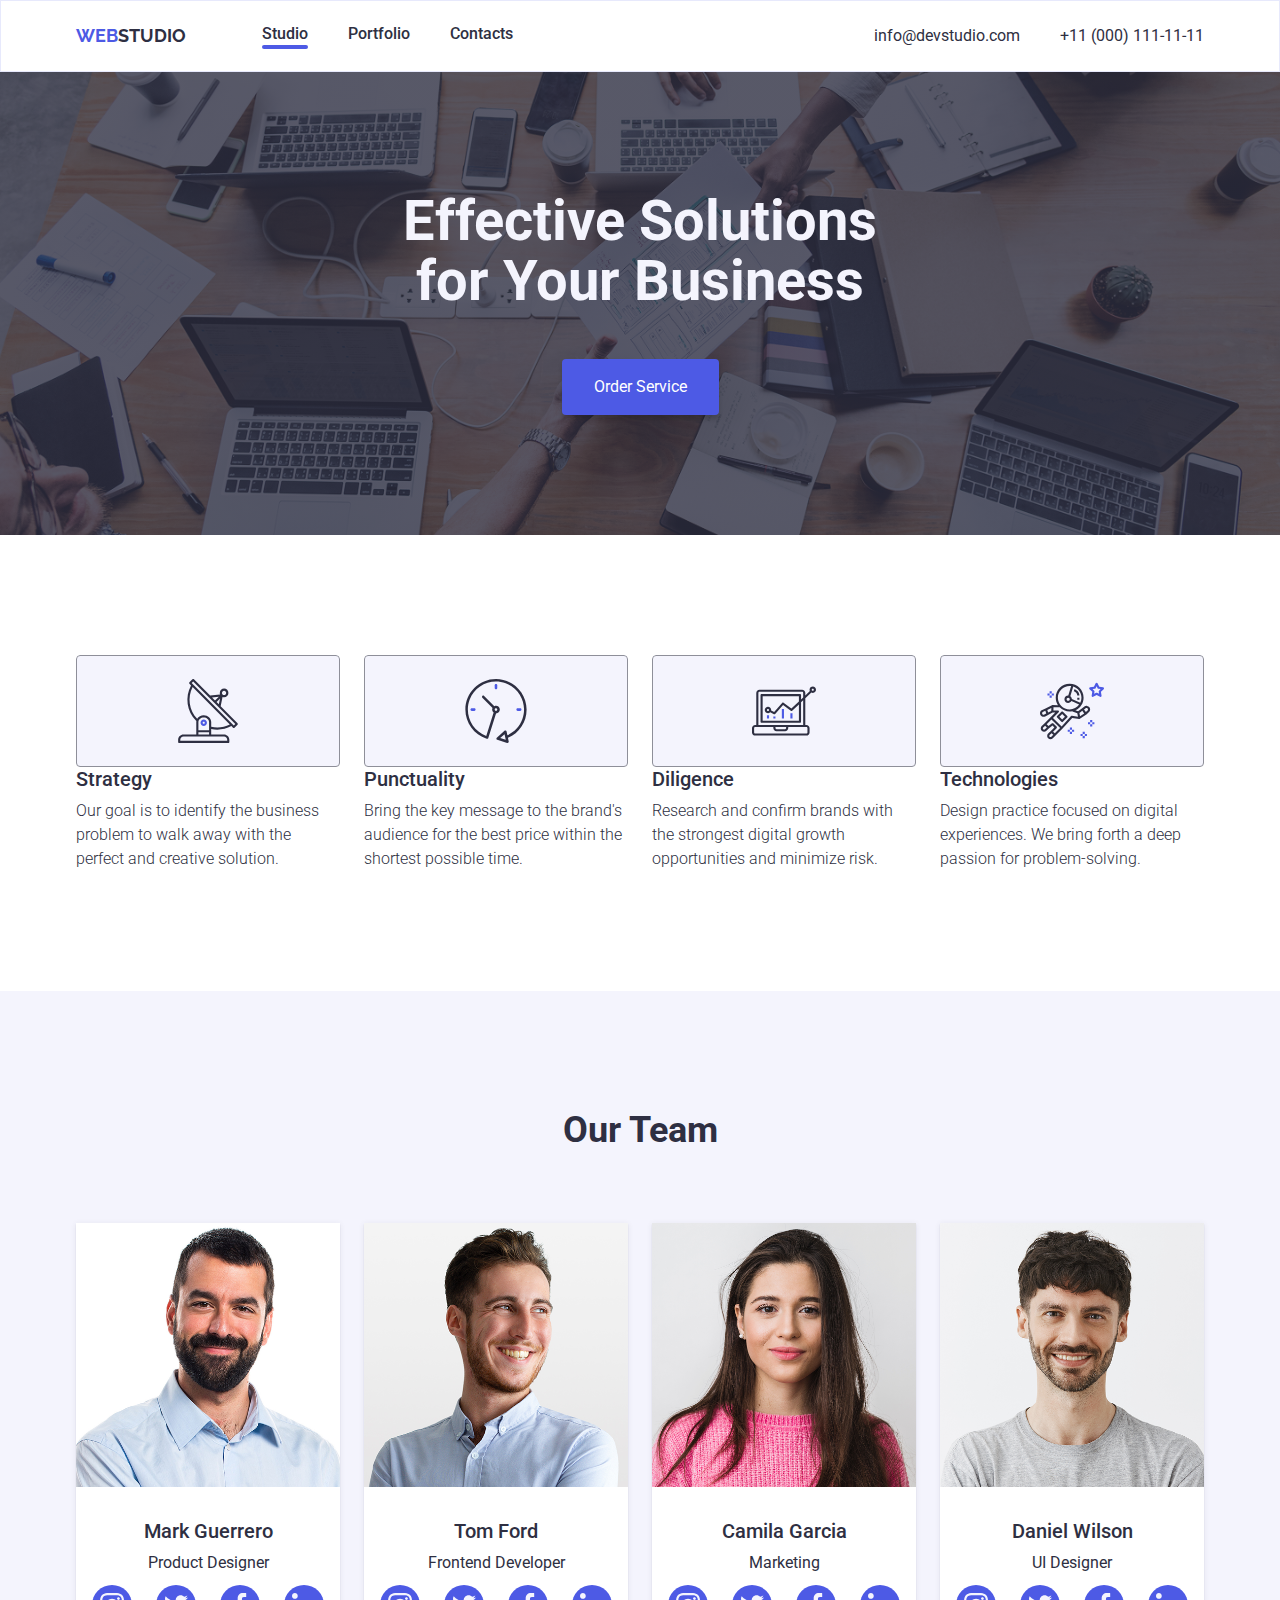
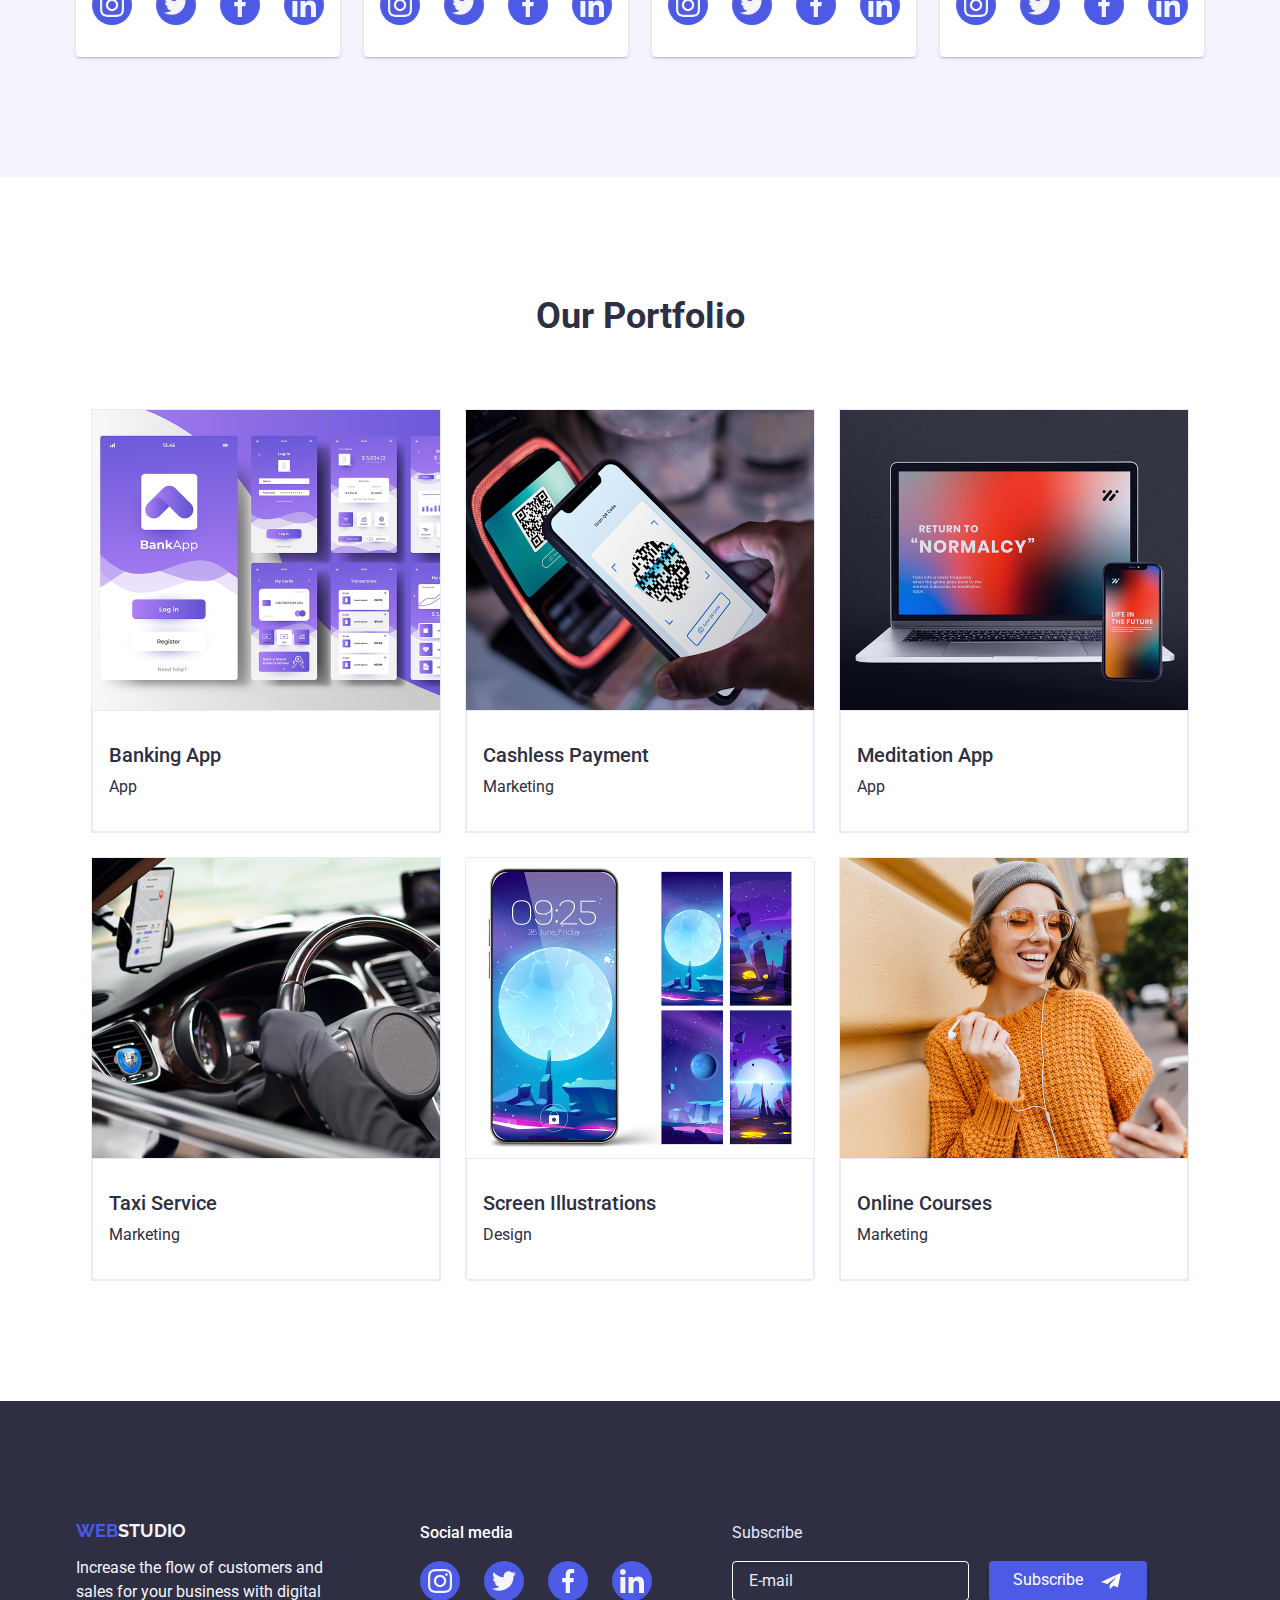
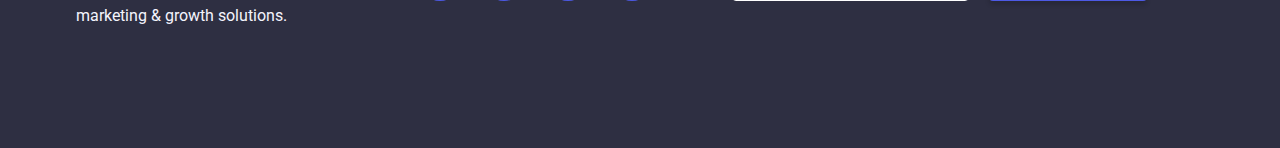
<file: index.html>
<!DOCTYPE html>
<html lang="en">
  <head>
    <meta charset="UTF-8" />
    <meta name="viewport" content="width=device-width, initial-scale=1.0" />
    <link rel="preconnect" href="https://fonts.googleapis.com" />
    <link rel="preconnect" href="https://fonts.gstatic.com" crossorigin />
    <link
      href="https://fonts.googleapis.com/css2?family=Raleway:wght@700&family=Roboto:wght@400;500;700&display=swap"
      rel="stylesheet"
    />
    <title>WebStudio</title>
    <link
      rel="stylesheet"
      href="https://cdn.jsdelivr.net/npm/modern-normalize@1.1.0/modern-normalize.min.css"
    />
    <link rel="stylesheet" href="css/styles.css" />
  </head>
  <body>
    <!-- Header -->
    <header class="page-header">
      <div class="container">
        <nav>
          <a href="#" class="logo">
            <span class="web">WEB</span><span class="studio">STUDIO</span>
          </a>
          <ul class="page-nav">
            <li><a href="#studio" class="active">Studio</a></li>
            <li><a href="#portfolio">Portfolio</a></li>
            <li><a href="#contacts">Contacts</a></li>
          </ul>
        </nav>
        <address>
          <ul class="page-mail">
            <li>
              <a href="mailto:info@devstudio.com">info@devstudio.com</a>
            </li>
            <li>
              <a href="tel:+110001111111">+11 (000) 111-11-11</a>
            </li>
          </ul>
        </address>
      </div>
    </header>

    <!-- Main content -->
    <main>
      <!-- Contact info -->

      <!-- Hero section -->
      <section class="hero" id="studio">
        <div class="container">
          <h1>
            Effective Solutions <br />
            for Your Business
          </h1>
          <button type="button">Order Service</button>
        </div>
      </section>

      <!-- Features section -->
      <section>
        <div class="container">
          <ul class="features">
            <li class="item">
              <div class="icons">
                <svg class="icon icon-antenna">
                  <use xlink:href="./images/symbol-defs.svg#icon-antenna"></use>
                </svg>
              </div>
              <h3>Strategy</h3>
              <p>
                Our goal is to identify the business problem to walk away with
                the perfect and creative solution.
              </p>
            </li>
            <li class="item">
              <div class="icons">
                <svg class="icon icon-clock">
                  <use xlink:href="./images/symbol-defs.svg#icon-clock"></use>
                </svg>
              </div>
              <h3>Punctuality</h3>
              <p>
                Bring the key message to the brand's audience for the best price
                within the shortest possible time.
              </p>
            </li>
            <li class="item">
              <div class="icons">
                <svg class="icon icon-diagram">
                  <use xlink:href="./images/symbol-defs.svg#icon-diagram"></use>
                </svg>
              </div>
              <h3>Diligence</h3>
              <p>
                Research and confirm brands with the strongest digital growth
                opportunities and minimize risk.
              </p>
            </li>
            <li class="item">
              <div class="icons">
                <svg class="icon icon-astronaut">
                  <use
                    xlink:href="./images/symbol-defs.svg#icon-astronaut"
                  ></use>
                </svg>
              </div>
              <h3>Technologies</h3>
              <p>
                Design practice focused on digital experiences. We bring forth a
                deep passion for problem-solving.
              </p>
            </li>
          </ul>
        </div>
      </section>

      <!-- Team section -->
      <section class="ourteam" id="team">
        <h2>Our Team</h2>
        <ul class="ourteam-list">
          <li class="item">
            <img
              src="images/img(1).png"
              alt="MarkGuerrero"
              width="264"
              height="264"
            />
            <div class="info">
              <h3>Mark Guerrero</h3>
              <p>Product Designer</p>
              <ul class="socials">
                <li class="socials-icon">
                  <svg class="icon icon-instagram">
                    <use
                      xlink:href="./images/symbol-defs.svg#icon-instagram"
                    ></use>
                  </svg>
                </li>
                <li class="socials-icon">
                  <svg class="icon icon-twitter">
                    <use
                      xlink:href="./images/symbol-defs.svg#icon-twitter"
                    ></use>
                  </svg>
                </li>
                <li class="socials-icon">
                  <svg class="icon icon-facebooksvg">
                    <use
                      xlink:href="./images/symbol-defs.svg#icon-facebooksvg"
                    ></use>
                  </svg>
                </li>
                <li class="socials-icon">
                  <svg class="icon icon-linkedin">
                    <use
                      xlink:href="./images/symbol-defs.svg#icon-linkedin"
                    ></use>
                  </svg>
                </li>
              </ul>
            </div>
          </li>

          <li class="item">
            <img
              src="images/img(2).png"
              alt="TomFord"
              width="264"
              height="264"
            />
            <div class="info">
              <h3>Tom Ford</h3>
              <p>Frontend Developer</p>
              <ul class="socials">
                <li class="socials-icon">
                  <svg class="icon icon-instagram">
                    <use
                      xlink:href="./images/symbol-defs.svg#icon-instagram"
                    ></use>
                  </svg>
                </li>
                <li class="socials-icon">
                  <svg class="icon icon-twitter">
                    <use
                      xlink:href="./images/symbol-defs.svg#icon-twitter"
                    ></use>
                  </svg>
                </li>
                <li class="socials-icon">
                  <svg class="icon icon-facebooksvg">
                    <use
                      xlink:href="./images/symbol-defs.svg#icon-facebooksvg"
                    ></use>
                  </svg>
                </li>
                <li class="socials-icon">
                  <svg class="icon icon-linkedin">
                    <use
                      xlink:href="./images/symbol-defs.svg#icon-linkedin"
                    ></use>
                  </svg>
                </li>
              </ul>
            </div>
          </li>
          <li class="item">
            <img
              src="images/img(3).png"
              alt="Camila Garcia"
              width="264"
              height="264"
            />
            <div class="info">
              <h3>Camila Garcia</h3>
              <p>Marketing</p>
              <ul class="socials">
                <li class="socials-icon">
                  <svg class="icon icon-instagram">
                    <use
                      xlink:href="./images/symbol-defs.svg#icon-instagram"
                    ></use>
                  </svg>
                </li>
                <li class="socials-icon">
                  <svg class="icon icon-twitter">
                    <use
                      xlink:href="./images/symbol-defs.svg#icon-twitter"
                    ></use>
                  </svg>
                </li>
                <li class="socials-icon">
                  <svg class="icon icon-facebooksvg">
                    <use
                      xlink:href="./images/symbol-defs.svg#icon-facebooksvg"
                    ></use>
                  </svg>
                </li>
                <li class="socials-icon">
                  <svg class="icon icon-linkedin">
                    <use
                      xlink:href="./images/symbol-defs.svg#icon-linkedin"
                    ></use>
                  </svg>
                </li>
              </ul>
            </div>
          </li>
          <li class="item">
            <img
              src="images/img(4).png"
              alt="Daniel Wilson"
              width="264"
              height="264"
            />
            <div class="info">
              <h3>Daniel Wilson</h3>
              <p>UI Designer</p>
              <ul class="socials">
                <li class="socials-icon">
                  <svg class="icon icon-instagram">
                    <use
                      xlink:href="./images/symbol-defs.svg#icon-instagram"
                    ></use>
                  </svg>
                </li>
                <li class="socials-icon">
                  <svg class="icon icon-twitter">
                    <use
                      xlink:href="./images/symbol-defs.svg#icon-twitter"
                    ></use>
                  </svg>
                </li>
                <li class="socials-icon">
                  <svg class="icon icon-facebooksvg">
                    <use
                      xlink:href="./images/symbol-defs.svg#icon-facebooksvg"
                    ></use>
                  </svg>
                </li>
                <li class="socials-icon">
                  <svg class="icon icon-linkedin">
                    <use
                      xlink:href="./images/symbol-defs.svg#icon-linkedin"
                    ></use>
                  </svg>
                </li>
              </ul>
            </div>
          </li>
        </ul>
      </section>
      <!--Portfolio section-->

      <section class="portfolio">
        <div class="container">
          <h2>Our Portfolio</h2>
          <ul class="portfolio-list">
            <li class="portfolio-item">
              <img
                src="images/jpg1.png"
                alt="Banking App"
                width="360"
                height="300"
              />
              <div class="portfolio-box">
                <h3>Banking App</h3>
                <p>App</p>
              </div>
            </li>
            <li class="portfolio-item">
              <div class="overlay-item">
                <img
                  src="images/jpg2.png"
                  alt="Cashless Payment"
                  width="360"
                  height="300"
                />
                <div class="overlay">
                  14 Stylish and User-Friendly App Design Concepts · Task
                  Manager App · Calorie Tracker App · Exotic Fruit Ecommerce App
                  · Cloud Storage App
                </div>
              </div>
              <div class="portfolio-box">
                <h3>Cashless Payment</h3>
                <p>Marketing</p>
              </div>
            </li>
            <li class="portfolio-item">
              <img
                src="images/jpg3.png"
                alt="Meditation App"
                width="360"
                height="300"
              />
              <div class="portfolio-box">
                <h3>Meditation App</h3>
                <p>App</p>
              </div>
            </li>
            <li class="portfolio-item">
              <img
                src="images/jpg4.png"
                alt="Taxi Service"
                width="360"
                height="300"
              />
              <div class="portfolio-box">
                <h3>Taxi Service</h3>
                <p>Marketing</p>
              </div>
            </li>
            <li class="item">
              <img
                src="images/jpg5.png"
                alt="Screen Illustrations"
                width="360"
                height="300"
              />
              <div class="portfolio-box">
                <h3>Screen Illustrations</h3>
                <p>Design</p>
              </div>
            </li>
            <li class="portfolio-item">
              <img
                src="images/jpg6.png"
                alt="Online Courses"
                width="360"
                height="300"
              />
              <div class="portfolio-box">
                <h3>Online Courses</h3>
                <p>Marketing</p>
              </div>
            </li>
          </ul>
        </div>
      </section>
    </main>

    <!-- Footer -->
    <footer class="footer" id="contacts">
      <div class="container">
        <!--sol kısım-->
        <div class="footer-info">
          <a href="#" class="logo">
            <span class="web">WEB</span><span class="studio">STUDIO</span>
          </a>
          <p class="footer-text">
            Increase the flow of customers and sales for your business with
            digital marketing & growth solutions.
          </p>
        </div>
        <!--orta kısım-->
        <div class="social-media">
          <p class="social-title">Social media</p>
          <ul class="socials">
            <li class="socials-icon">
              <svg class="icon icon-instagram">
                <use xlink:href="./images/symbol-defs.svg#icon-instagram"></use>
              </svg>
            </li>
            <li class="socials-icon">
              <svg class="icon icon-twitter">
                <use xlink:href="./images/symbol-defs.svg#icon-twitter"></use>
              </svg>
            </li>
            <li class="socials-icon">
              <svg class="icon icon-facebooksvg">
                <use
                  xlink:href="./images/symbol-defs.svg#icon-facebooksvg"
                ></use>
              </svg>
            </li>
            <li class="socials-icon">
              <svg class="icon icon-linkedin">
                <use xlink:href="./images/symbol-defs.svg#icon-linkedin"></use>
              </svg>
            </li>
          </ul>
        </div>

        <!--sağ kısım-->
        <div class="subscribe">
          <p class="subscribe-title">Subscribe</p>
          <form class="email-form">
            <input type="email" placeholder="E-mail" required />
            <button type="submit" class="subscribe-btn">
              Subscribe
              <svg class="icon icon-Frame">
                <use xlink:href="./images/symbol-defs.svg#icon-Frame"></use>
              </svg>
            </button>
          </form>
        </div>
      </div>
    </footer>
    <!-- Modal -->
    <div class="modal is-open">
      <div class="modal-content">
        <form class="form">
          <div class="close-button">
            <svg class="icon icon-close-black">
              <use xlink:href="./images/symbol-defs.svg#icon-close-black"></use>
            </svg>
          </div>
          <h2 class="modal-title">
            Leave your contacts and we will call you back
          </h2>

          <label>Name</label>
          <div class="input-wrapper">
            <svg class="icon icon-person-black">
              <use
                xlink:href="./images/symbol-defs.svg#icon-person-black"
              ></use>
            </svg>
            <input type="text" required />
          </div>

          <label>Phone</label>
          <div class="input-wrapper">
            <svg class="icon icon-phone-black">
              <use xlink:href="./images/symbol-defs.svg#icon-phone-black"></use>
            </svg>
            <input type="tel" required />
          </div>

          <label>Email</label>
          <div class="input-wrapper">
            <svg class="icon icon-email-black">
              <use xlink:href="./images/symbol-defs.svg#icon-email-black"></use>
            </svg>
            <input type="email" placeholder="Email" required />
          </div>

          <label>Comment</label>
          <textarea placeholder="Text input"></textarea>

          <label class="checkbox">
            <input type="checkbox" required />
            I accept the terms and conditions of the
            <a href="#">Privacy Policy</a>
          </label>

          <button type="submit" class="send-btn">Send</button>
        </form>
      </div>
    </div>
  </body>
</html>
</file>
<file: css/styles.css>
:root {
  --text-indent: 14px;
}
*,
*::before,
*::after {
  box-sizing: border-box;
}
body {
  font-family: "Roboto", sans-serif;
  line-height: 1.5;
  color: #2e2f42;
  margin: 0;
}
h1,
h2,
h3,
h4,
h5,
h6,
p,
ul {
  margin: 0;
  padding: 0;
}
img {
  display: block;
  max-width: 100%;
  object-fit: cover;
}
/* GENEL KAPSAYICI */
.container {
  width: 1158px;
  margin: 0 auto;
  padding: 0 15px;
}
/* HEADER */
.page-header {
  background-color: #ffffff;
  justify-content: space-around;
  border: 1px solid #e7e9fc;
  padding: 24px 0;
}
/* FLEX DÜZEN */
.page-header .container {
  display: flex;
  justify-content: space-between;
  align-items: center;
}
nav {
  display: flex;
  align-items: center;
  gap: 76px;
}
.page-header a {
  color: #2e2f42;
  text-decoration: none;
  line-height: 1.1;
  align-items: center;
  display: flex;
}
.page-header a:hover {
  color: #404bbf;
}
/* MENÜ */
.page-nav {
  display: flex;
  font-size: 16px;
  font-weight: 700;
  line-height: 1.5;
  list-style: none;
  line-height: 1.5;
  text-decoration: none;
  color: #2e2f42;
  margin: 0;
  gap: 40px;
}
.page-nav a {
  position: relative;
  text-decoration: none;
  color: #2e2f42;
  font-weight: 500;
  padding-bottom: 4px;
  transition: color 0.3s ease;
}
.page-nav a.active::after {
  content: "";
  position: absolute;
  left: 0;
  bottom: -2px;
  width: 100%;
  height: 4px;
  background-color: #4d5ae5;
  border-radius: 2px;
}
address {
  font-style: normal;
}
/* CONTACTS */
.page-mail {
  display: flex;
  font-weight: 400;
  font-size: 16px;
  font-style: normal;
  line-height: 1.5;
  list-style: none;
  color: #2e2f42;
  gap: 40px;
}
/* LOGO */
.logo {
  display: flex;
  font-family: "Raleway", sans-serif;
  font-weight: 700;
  font-size: 18px;
  line-height: 1.1;
  text-decoration: none;
}
.page-header .logo .web {
  display: flex;
  justify-content: center;
  color: #4d5ae5;
}
.page-header .logo .studio {
  color: #2e2f42;
  align-items: center;
}
footer .logo .web {
  display: flex;
  align-items: center;
  color: #4d5ae5;
}
footer .logo .studio {
  color: #f4f4fd;
  align-items: center;
}
.page-mail a {
  color: #2e2f42;
}
h1 {
  font-size: 56px;
  font-weight: 700;
  line-height: 1.07;
  color: #f4f4fd;
}
h2 {
  font-size: 36px;
  font-weight: 700;
  line-height: 1.1;
}
h3 {
  font-size: 20px;
  font-weight: 500;
  line-height: 1.2;
}
.hero .container {
  display: flex;
  justify-content: center;
  align-items: center;
  flex-wrap: wrap;
}
.hero {
  background-color: #2e2f42;
  text-align: center;
  padding: 120px 0;
  background-image: linear-gradient(
      rgba(46, 47, 66, 0.8),
      rgba(46, 47, 66, 0.8)
    ),
    url("../images/people-office1.jpg");
  background-repeat: no-repeat;
  background-position: center center;
  background-size: cover;
  max-width: 1440px;
  margin: 0 auto;
}
.icon-antenna,
.icon-clock,
.icon-diagram,
.icon-astronaut {
  width: 64px;
}
.icons {
  border: 1px solid #8e8f99;
  display: flex;
  border-radius: 4px;
  width: 264px;
  height: 112px;
  background-color: #f4f4fd;
  justify-content: center;
  align-items: center;
}

.hero .container {
  display: flex;
  flex-direction: column;
  align-items: center;
  justify-content: center;
}
button {
  display: inline-flex;
  align-items: center;
  justify-content: center;
  padding: 16px 32px;
  height: 56px;
  background-color: #4d5ae5;
  color: #fff;
  border: none;
  font-size: 16px;
  cursor: pointer;
  margin-top: 180px;
  border-radius: 4px;
  margin-top: 48px;
  box-shadow: 0px 4px 4px rgba(0, 0, 0, 0.15);
  transition: 250ms, cubic-bezier(0.4, 0, 0.2, 1);
}
button:hover {
  background-color: #404bbf;
}
.features {
  display: flex;
  flex-wrap: wrap;
  font-weight: 300;
  justify-content: space-between;
  gap: 24px;
  margin: 0;
  padding: 120px 0;
  list-style: none;
}
.features .item {
  width: calc((100% - 72px) / 4);
}
.features .container {
  max-width: 1128px;
  margin: 0 auto;
}
.features h3 {
  font-weight: 500;
  font-size: 20px;
  line-height: 24px;
}
.features p {
  padding-top: 8px;
}

section.ourteam {
  list-style: none;
  background-color: #f4f4fd;
}
.ourteam {
  text-align: center;
  list-style: none;
  padding: 120px 0;
}
.ourteam h2 {
  text-align: center;
  list-style: none;
  margin-bottom: 72px;
}
.ourteam ul {
  list-style: none;
  margin: 0;
  display: flex;
  justify-content: center;
  flex-wrap: wrap;
  gap: 24px;
  margin-top: 10px;
}
.ourteam-list {
  list-style: none;
  margin: 0;
  padding: 0;
  display: flex;
  justify-content: center;
  flex-wrap: wrap;
  gap: 24px;
}
.ourteam-list .info h3 {
  font-size: 20px;
  font-weight: 500;
  color: #2e2f42;
  margin: 0 0 8px 0;
}
.ourteam-list .item {
  background-color: #ffffff;
  border-radius: 0 0 4px 4px;
  box-shadow: 0px 2px 1px 0px rgba(46, 47, 66, 0.08),
    0px 1px 1px 0px rgba(46, 47, 66, 0.16),
    0px 1px 6px 0px rgba(46, 47, 66, 0.08);
  width: 264px;
}
.ourteam-list .info {
  padding: 32px 16px;
  text-align: center;
}
.item {
  background-color: #ffffff;
  border-radius: 4px;
  overflow: hidden;
  width: 264px;
  gap: 16px;
}

.icon-instagram,
.icon-twitter,
.icon-facebooksvg,
.icon-linkedin {
  width: 24px;
  height: 24px;
}

.socials {
  display: flex;
  gap: 24px;
  transition: 250ms, cubic-bezier(0.4, 0, 0.2, 1);
}

.socials :hover,
.socials :focus {
  background-color: #31d0aa;
}

.socials-icon {
  display: flex;
  border-radius: 50%;
  width: 40px;
  height: 40px;
  list-style: none;
  background-color: #4d5ae5;
  align-items: center;
  justify-content: center;
}

.socials img {
  width: 20px;
  height: 20px;
  filter: invert(1);
}
.portfolio .container {
  max-width: 1128px;
  margin: 0 auto;
}
.portfolio {
  padding: 120px 0;
}
.portfolio-list {
  display: flex;
  justify-content: center;
  flex-wrap: wrap;
  list-style: none;
  gap: 24px;
  padding: 0;
  margin: 0;
}
.portfolio h2 {
  text-align: center;
  list-style: none;
  margin-bottom: 72px;
}
.portfolio-list li {
  width: calc((100% - 48px) / 3);
  border: 1px solid #e7e9fc;
  box-sizing: border-box;
  text-align: left;
}
.portfolio-box {
  display: flex;
  flex-direction: column;
  gap: 8px;
  border: 1px solid #e7e9fc;
  padding: 32px 16px;
}
.portfolio-item {
  position: relative;
  overflow: hidden;
}
.overlay-item {
  position: relative;
  overflow: hidden;
}
.overlay {
  position: absolute;
  top: 0;
  left: 0;
  width: 360px;
  height: 300px;
  transform: translateY(100%);
  transition: transform 250ms cubic-bezier(0.4, 0, 0.2, 1);
  padding: 8px;
  background-color: #3f51b5;
  color: #fff;
}
.portfolio-item:hover .overlay {
  transform: translateY(0);
}
footer {
  background-color: #2e2f42;
  color: #e7e9fc;
  padding: 120px 0;
}
.footer .container {
  display: flex;
  align-items: flex-start;
  gap: 80px;
}
.footer-info {
  width: 264px;
}
.footer-text {
  font-family: "Roboto", sans-serif;
  font-weight: 400;
  font-size: 16px;
  line-height: 24px;
  color: #f4f4fd;
  width: 264px;
  padding-top: 16px;
}
.social-media {
  display: flex;
  flex-direction: column;
  align-items: flex-start;
  gap: 16px;
}

.social-icon {
  display: flex;
  list-style: none;
  gap: 16px;
  margin: 0;
  padding: 0;
}
.social-title {
  font-size: 16px;
  font-weight: 500;
  margin: 0;
  color: #ffffff;
}
.social-media img {
  width: 24px;
  height: 24px;
  filter: invert(1);
}
.social-icon a {
  display: inline-flex;
  align-items: center;
  justify-content: center;
  width: 40px;
  height: 40px;
  background-color: #4d5ae5;
  border-radius: 50%;
}
/* footer sağ kısım*/

.icon-Frame {
  width: 24px;
  height: 20px;
  margin-left: 8px;
}
.subscribe-btn {
  background-color: #4d5ae5;
  color: #ffffff;
  border: none;
  border-radius: 4px;
  padding: 0 24px;
  cursor: pointer;
  align-items: center;
  justify-content: center;
  height: 40px;
  gap: 8px;
  margin: 0 auto;
}

.subscribe {
  display: flex;
  flex-direction: column;
  align-items: flex-start;
  gap: 16px;
  border-radius: 4px;
}

.email-form input[type="email"] {
  background-color: #2e2f42;
  color: #ffffff;
  border: 1px solid #ffffff;
  padding: 10px 16px;
  border-radius: 4px;
  font-size: 16px;
  height: 40px;
  box-sizing: border-box;
}

.email-form input::placeholder {
  color: #e7e9fc;
}

.email-form {
  display: flex;
  align-items: flex-start;
  width: 100%;
  gap: 20px;
}

.is-open {
  display: flex;
}

.modal {
  position: fixed;
  top: 0;
  left: 0;
  width: 100%;
  height: 100%;
  background-color: rgba(0, 0, 0, 0.5);
  justify-content: center;
  align-items: center;
  display: none;
}

.modal-content {
  position: relative;
  background-color: #fff;
  padding: 30px;
  border-radius: 4px;
  width: 408px;
}

.modal-title {
  font-size: 16px;
  font-weight: 700;
  margin-bottom: 24px;
  margin-top: 40px;
  text-align: center;
}

label {
  display: block;
  margin-bottom: 4px;
  font-size: 12px;
  color: #8e8f99;
}

.input-wrapper {
  position: relative;
  margin-bottom: 12px;
}

.input-wrapper .icon {
  position: absolute;
  left: 12px;
  top: 50%;
  transform: translateY(-50%);
  width: 18px;
  height: 18px;
}

.input-wrapper input {
  width: 100%;
  padding: 8px 8px 8px 36px;
  font-family: inherit;
  border: 1px solid #2e2f4266;
  border-radius: 4px;
  font-size: 12px;
}

textarea {
  width: 100%;
  height: 120px;
  padding: 12px;
  border: 1px solid #2e2f4266;
  border-radius: 4px;
  margin-bottom: 16px;
  resize: none;
  font-size: 12px;
}

.checkbox {
  display: flex;
  align-items: center;
  gap: 8px;
  font-size: 12px;
  line-height: 14px;
}

.send-btn {
  display: block;
  height: 56px;
  padding: 0 40px;
  background-color: #4f5ef5;
  color: #fff;
  border: none;
  border-radius: 4px;
  font-weight: 600;
  cursor: pointer;
  margin: 20px auto;
}

.send-btn:hover {
  background-color: #3b4cd1;
  transition: transform 250ms cubic-bezier(0.4, 0, 0.2, 1);
}

.icon-close-black {
  width: 8px;
  height: 8px;
}

.close-button {
  position: absolute;
  top: 24px;
  right: 24px;
  width: 24px;
  height: 24px;
  background-color: #e7e9fc;
  border-radius: 50%;
  display: flex;
  align-items: center;
  justify-content: center;
  cursor: pointer;
}

input:focus,
input:active,
textarea:focus,
textarea:active {
  outline: none;
  border-color: #4d5ae5;
  box-shadow: 0 0 0 0px #4d5ae5;
  transition: transform 250ms cubic-bezier(0.4, 0, 0.2, 1);
}

.close-button:hover {
  background-color: #4d5ae5;
  transition: transform 250ms cubic-bezier(0.4, 0, 0.2, 1);
}

.close-button:hover .icon-close-black {
  fill: #ffffff;
  transition: transform 250ms cubic-bezier(0.4, 0, 0.2, 1);
}

.input-wrapper:hover .icon {
  color: #4d5ae5;
  transition: transform 250ms cubic-bezier(0.4, 0, 0.2, 1);
}

.input-wrapper:focus-within .icon {
  transition: transform 250ms cubic-bezier(0.4, 0, 0.2, 1);
  color: #4d5ae5;
}

.input-wrapper:focus-within {
  transition: transform 250ms cubic-bezier(0.4, 0, 0.2, 1);
  border-color: #4d5ae5;
}
</file>
